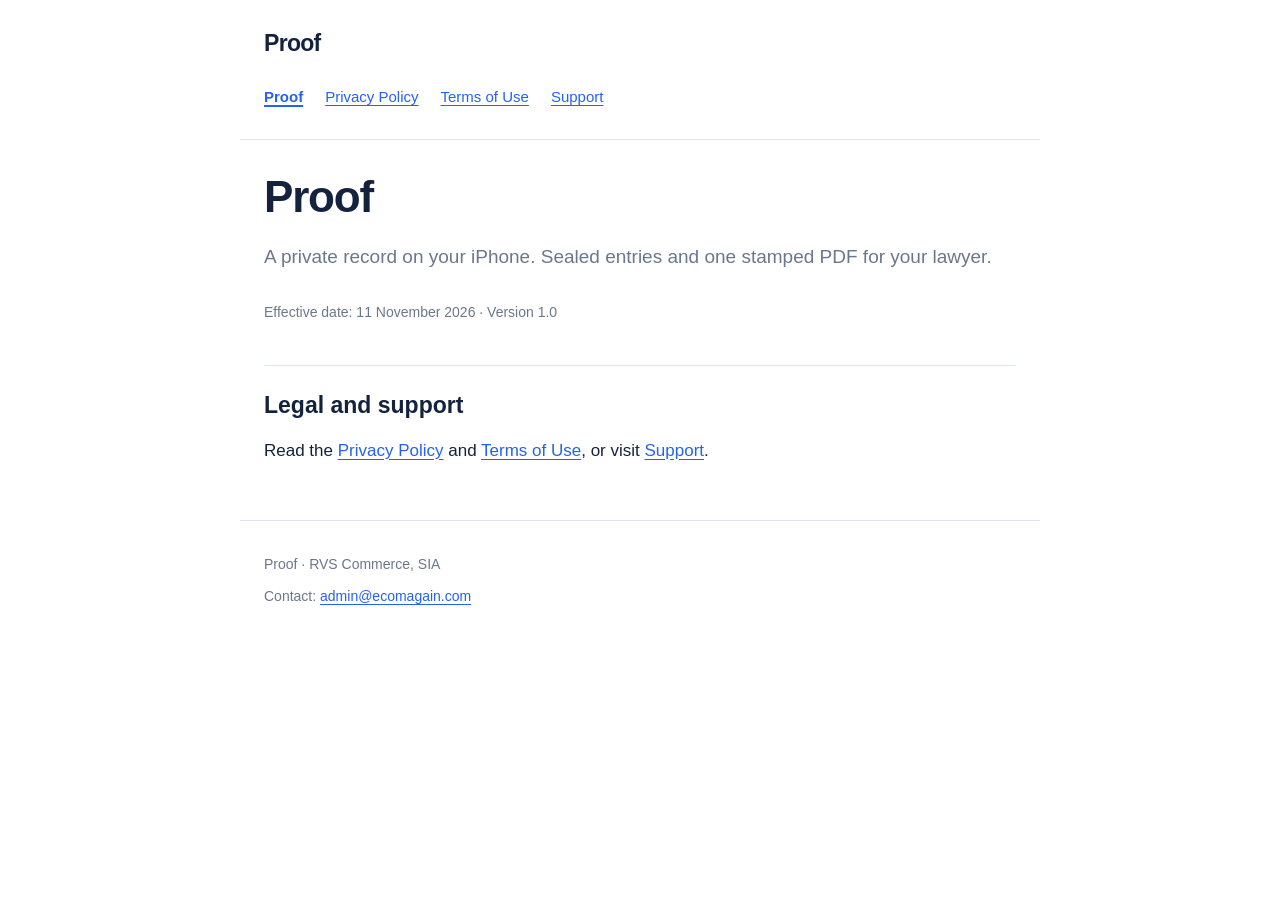
<file: index.html>
<!doctype html>
<html lang="en"><head><meta charset="utf-8"><meta name="viewport" content="width=device-width,initial-scale=1"><meta name="description" content="A private record on your iPhone. Sealed entries and one stamped PDF for your lawyer."><title>Proof | Proof</title><link rel="stylesheet" href="style.css"></head>
<body><a class="skip" href="#main">Skip to content</a><header><div class="brand">Proof</div><nav aria-label="Legal and support"><a href="index.html" aria-current="page">Proof</a><a href="privacy-policy.html">Privacy Policy</a><a href="terms-of-use.html">Terms of Use</a><a href="support.html">Support</a></nav></header><main id="main"><h1>Proof</h1><p class="intro">A private record on your iPhone. Sealed entries and one stamped PDF for your lawyer.</p><p class="meta">Effective date: 11 November 2026 · Version 1.0</p><section aria-labelledby="section-1"><h2 id="section-1">Legal and support</h2><p>Read the <a href="privacy-policy.html">Privacy Policy</a> and <a href="terms-of-use.html">Terms of Use</a>, or visit <a href="support.html">Support</a>.</p></section></main><footer><p>Proof · RVS Commerce, SIA</p><p>Contact: <a href="mailto:admin@ecomagain.com">admin@ecomagain.com</a></p></footer></body></html>
</file>
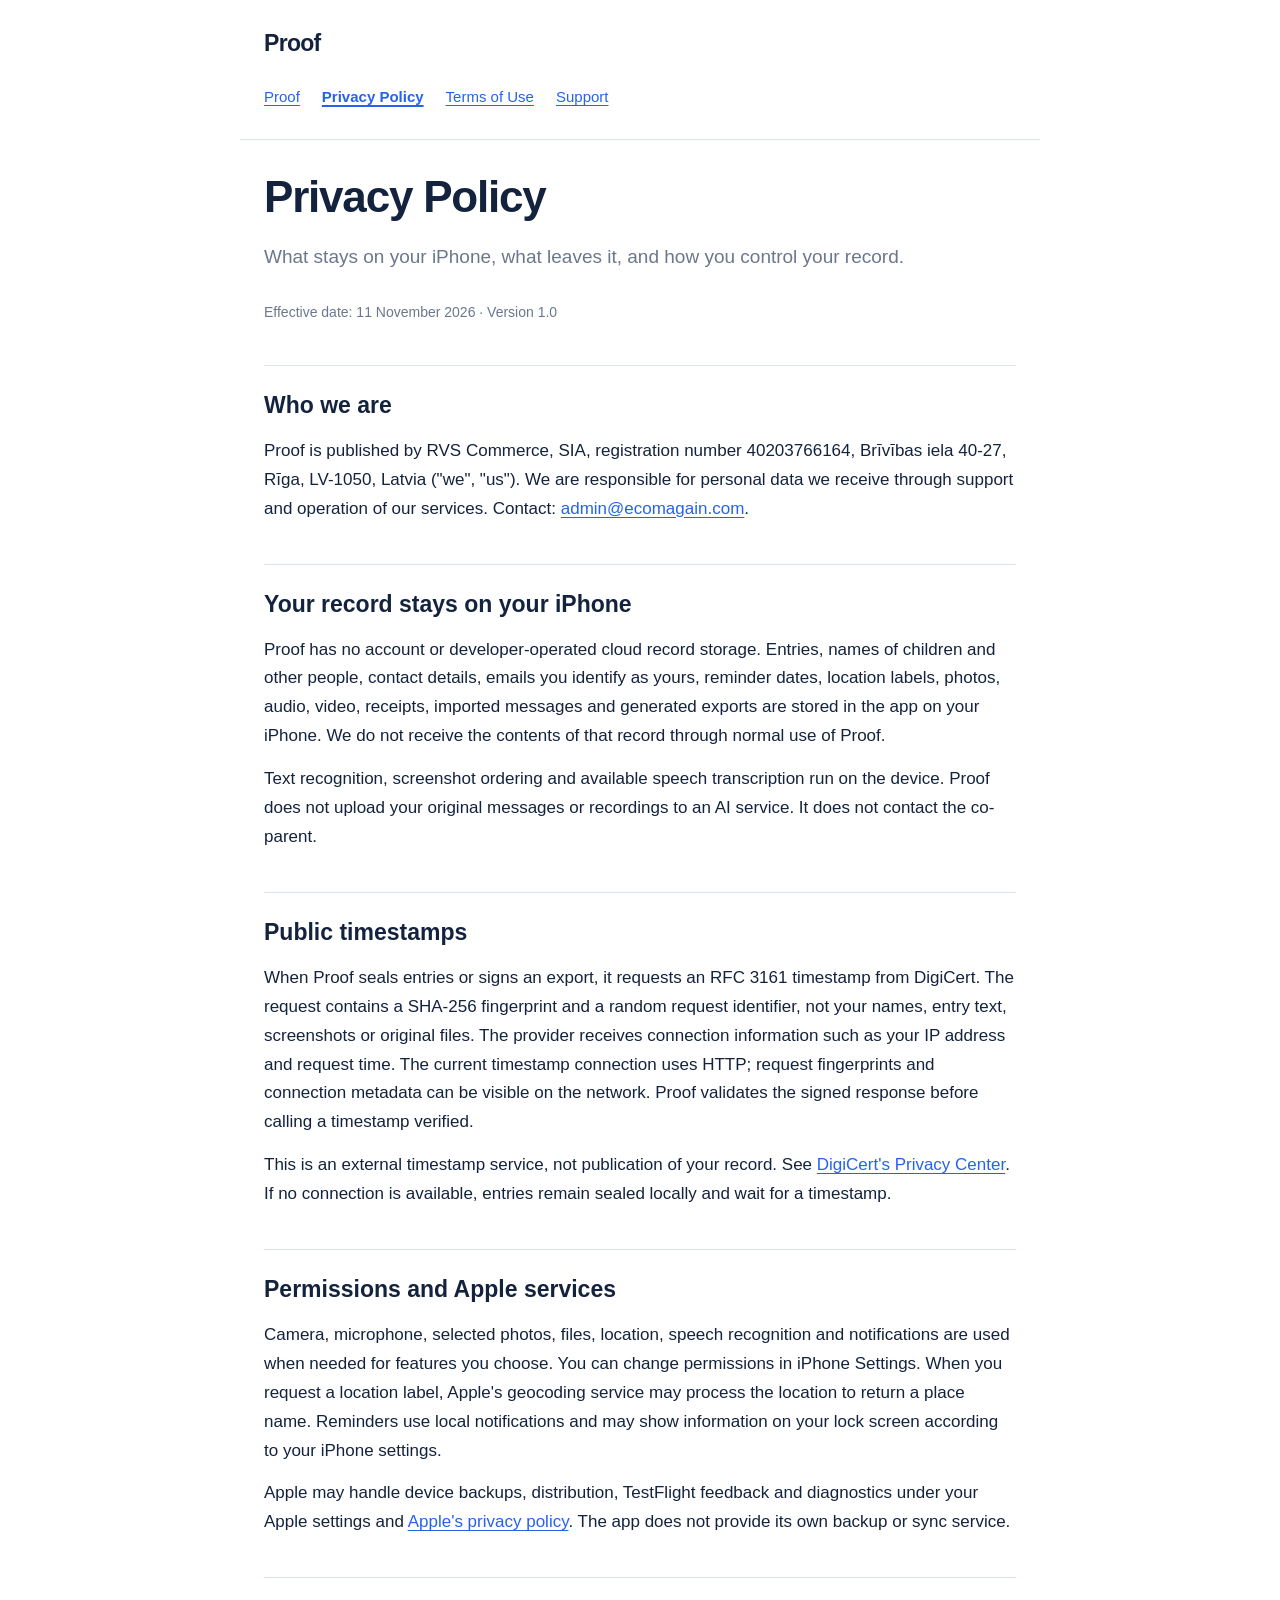
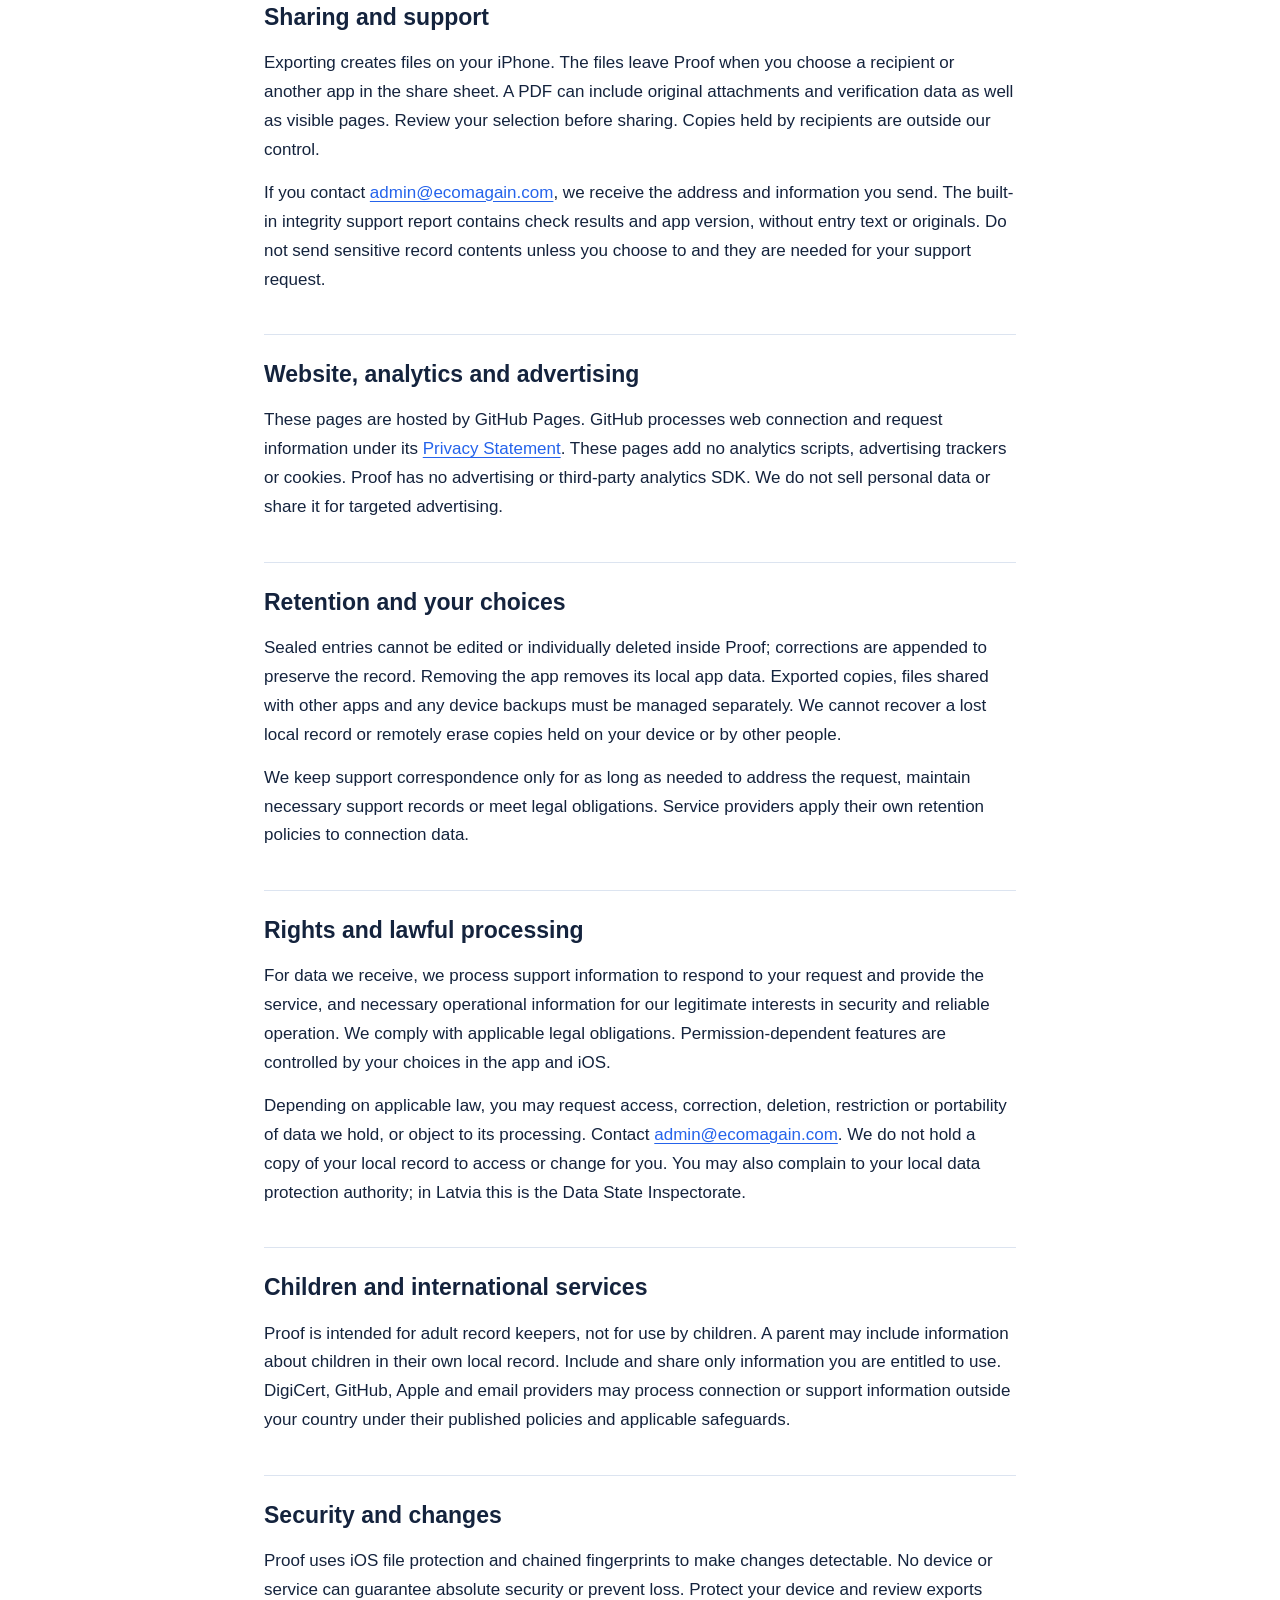
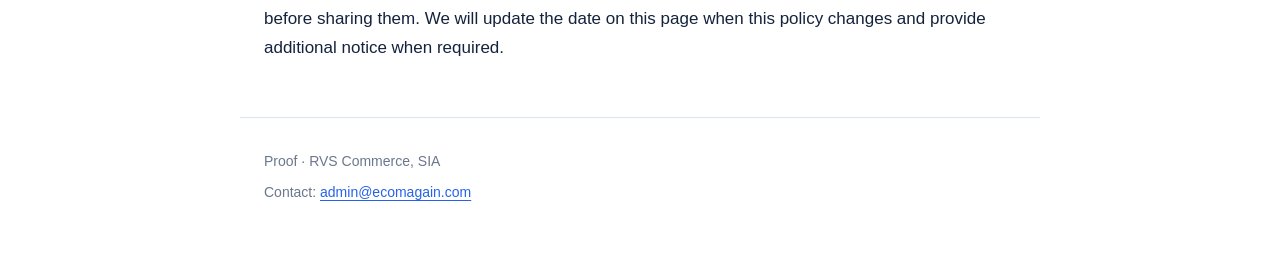
<file: privacy-policy.html>
<!doctype html>
<html lang="en"><head><meta charset="utf-8"><meta name="viewport" content="width=device-width,initial-scale=1"><meta name="description" content="What stays on your iPhone, what leaves it, and how you control your record."><title>Privacy Policy | Proof</title><link rel="stylesheet" href="style.css"></head>
<body><a class="skip" href="#main">Skip to content</a><header><div class="brand">Proof</div><nav aria-label="Legal and support"><a href="index.html">Proof</a><a href="privacy-policy.html" aria-current="page">Privacy Policy</a><a href="terms-of-use.html">Terms of Use</a><a href="support.html">Support</a></nav></header><main id="main"><h1>Privacy Policy</h1><p class="intro">What stays on your iPhone, what leaves it, and how you control your record.</p><p class="meta">Effective date: 11 November 2026 · Version 1.0</p><section aria-labelledby="section-1"><h2 id="section-1">Who we are</h2><p>Proof is published by RVS Commerce, SIA, registration number 40203766164, Brīvības iela 40-27, Rīga, LV-1050, Latvia ("we", "us"). We are responsible for personal data we receive through support and operation of our services. Contact: <a href="mailto:admin@ecomagain.com">admin@ecomagain.com</a>.</p></section><section aria-labelledby="section-2"><h2 id="section-2">Your record stays on your iPhone</h2><p>Proof has no account or developer-operated cloud record storage. Entries, names of children and other people, contact details, emails you identify as yours, reminder dates, location labels, photos, audio, video, receipts, imported messages and generated exports are stored in the app on your iPhone. We do not receive the contents of that record through normal use of Proof.</p><p>Text recognition, screenshot ordering and available speech transcription run on the device. Proof does not upload your original messages or recordings to an AI service. It does not contact the co-parent.</p></section><section aria-labelledby="section-3"><h2 id="section-3">Public timestamps</h2><p>When Proof seals entries or signs an export, it requests an RFC 3161 timestamp from DigiCert. The request contains a SHA-256 fingerprint and a random request identifier, not your names, entry text, screenshots or original files. The provider receives connection information such as your IP address and request time. The current timestamp connection uses HTTP; request fingerprints and connection metadata can be visible on the network. Proof validates the signed response before calling a timestamp verified.</p><p>This is an external timestamp service, not publication of your record. See <a href="https://privacy.digicert.com/">DigiCert's Privacy Center</a>. If no connection is available, entries remain sealed locally and wait for a timestamp.</p></section><section aria-labelledby="section-4"><h2 id="section-4">Permissions and Apple services</h2><p>Camera, microphone, selected photos, files, location, speech recognition and notifications are used when needed for features you choose. You can change permissions in iPhone Settings. When you request a location label, Apple's geocoding service may process the location to return a place name. Reminders use local notifications and may show information on your lock screen according to your iPhone settings.</p><p>Apple may handle device backups, distribution, TestFlight feedback and diagnostics under your Apple settings and <a href="https://www.apple.com/legal/privacy/">Apple's privacy policy</a>. The app does not provide its own backup or sync service.</p></section><section aria-labelledby="section-5"><h2 id="section-5">Sharing and support</h2><p>Exporting creates files on your iPhone. The files leave Proof when you choose a recipient or another app in the share sheet. A PDF can include original attachments and verification data as well as visible pages. Review your selection before sharing. Copies held by recipients are outside our control.</p><p>If you contact <a href="mailto:admin@ecomagain.com">admin@ecomagain.com</a>, we receive the address and information you send. The built-in integrity support report contains check results and app version, without entry text or originals. Do not send sensitive record contents unless you choose to and they are needed for your support request.</p></section><section aria-labelledby="section-6"><h2 id="section-6">Website, analytics and advertising</h2><p>These pages are hosted by GitHub Pages. GitHub processes web connection and request information under its <a href="https://docs.github.com/en/site-policy/privacy-policies/github-general-privacy-statement">Privacy Statement</a>. These pages add no analytics scripts, advertising trackers or cookies. Proof has no advertising or third-party analytics SDK. We do not sell personal data or share it for targeted advertising.</p></section><section aria-labelledby="section-7"><h2 id="section-7">Retention and your choices</h2><p>Sealed entries cannot be edited or individually deleted inside Proof; corrections are appended to preserve the record. Removing the app removes its local app data. Exported copies, files shared with other apps and any device backups must be managed separately. We cannot recover a lost local record or remotely erase copies held on your device or by other people.</p><p>We keep support correspondence only for as long as needed to address the request, maintain necessary support records or meet legal obligations. Service providers apply their own retention policies to connection data.</p></section><section aria-labelledby="section-8"><h2 id="section-8">Rights and lawful processing</h2><p>For data we receive, we process support information to respond to your request and provide the service, and necessary operational information for our legitimate interests in security and reliable operation. We comply with applicable legal obligations. Permission-dependent features are controlled by your choices in the app and iOS.</p><p>Depending on applicable law, you may request access, correction, deletion, restriction or portability of data we hold, or object to its processing. Contact <a href="mailto:admin@ecomagain.com">admin@ecomagain.com</a>. We do not hold a copy of your local record to access or change for you. You may also complain to your local data protection authority; in Latvia this is the Data State Inspectorate.</p></section><section aria-labelledby="section-9"><h2 id="section-9">Children and international services</h2><p>Proof is intended for adult record keepers, not for use by children. A parent may include information about children in their own local record. Include and share only information you are entitled to use. DigiCert, GitHub, Apple and email providers may process connection or support information outside your country under their published policies and applicable safeguards.</p></section><section aria-labelledby="section-10"><h2 id="section-10">Security and changes</h2><p>Proof uses iOS file protection and chained fingerprints to make changes detectable. No device or service can guarantee absolute security or prevent loss. Protect your device and review exports before sharing them. We will update the date on this page when this policy changes and provide additional notice when required.</p></section></main><footer><p>Proof · RVS Commerce, SIA</p><p>Contact: <a href="mailto:admin@ecomagain.com">admin@ecomagain.com</a></p></footer></body></html>
</file>
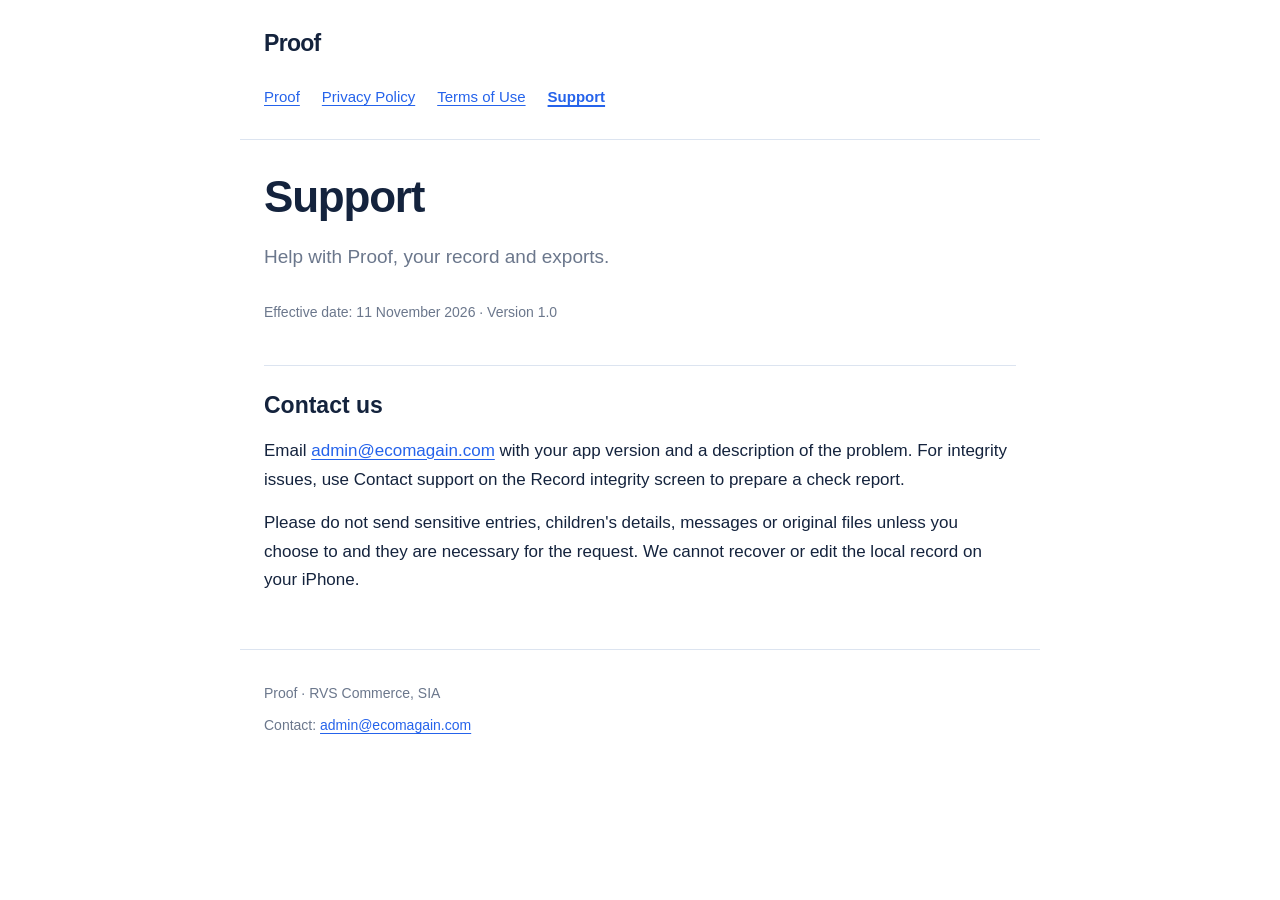
<file: support.html>
<!doctype html>
<html lang="en"><head><meta charset="utf-8"><meta name="viewport" content="width=device-width,initial-scale=1"><meta name="description" content="Help with Proof, your record and exports."><title>Support | Proof</title><link rel="stylesheet" href="style.css"></head>
<body><a class="skip" href="#main">Skip to content</a><header><div class="brand">Proof</div><nav aria-label="Legal and support"><a href="index.html">Proof</a><a href="privacy-policy.html">Privacy Policy</a><a href="terms-of-use.html">Terms of Use</a><a href="support.html" aria-current="page">Support</a></nav></header><main id="main"><h1>Support</h1><p class="intro">Help with Proof, your record and exports.</p><p class="meta">Effective date: 11 November 2026 · Version 1.0</p><section aria-labelledby="section-1"><h2 id="section-1">Contact us</h2><p>Email <a href="mailto:admin@ecomagain.com">admin@ecomagain.com</a> with your app version and a description of the problem. For integrity issues, use Contact support on the Record integrity screen to prepare a check report.</p><p>Please do not send sensitive entries, children's details, messages or original files unless you choose to and they are necessary for the request. We cannot recover or edit the local record on your iPhone.</p></section></main><footer><p>Proof · RVS Commerce, SIA</p><p>Contact: <a href="mailto:admin@ecomagain.com">admin@ecomagain.com</a></p></footer></body></html>
</file>
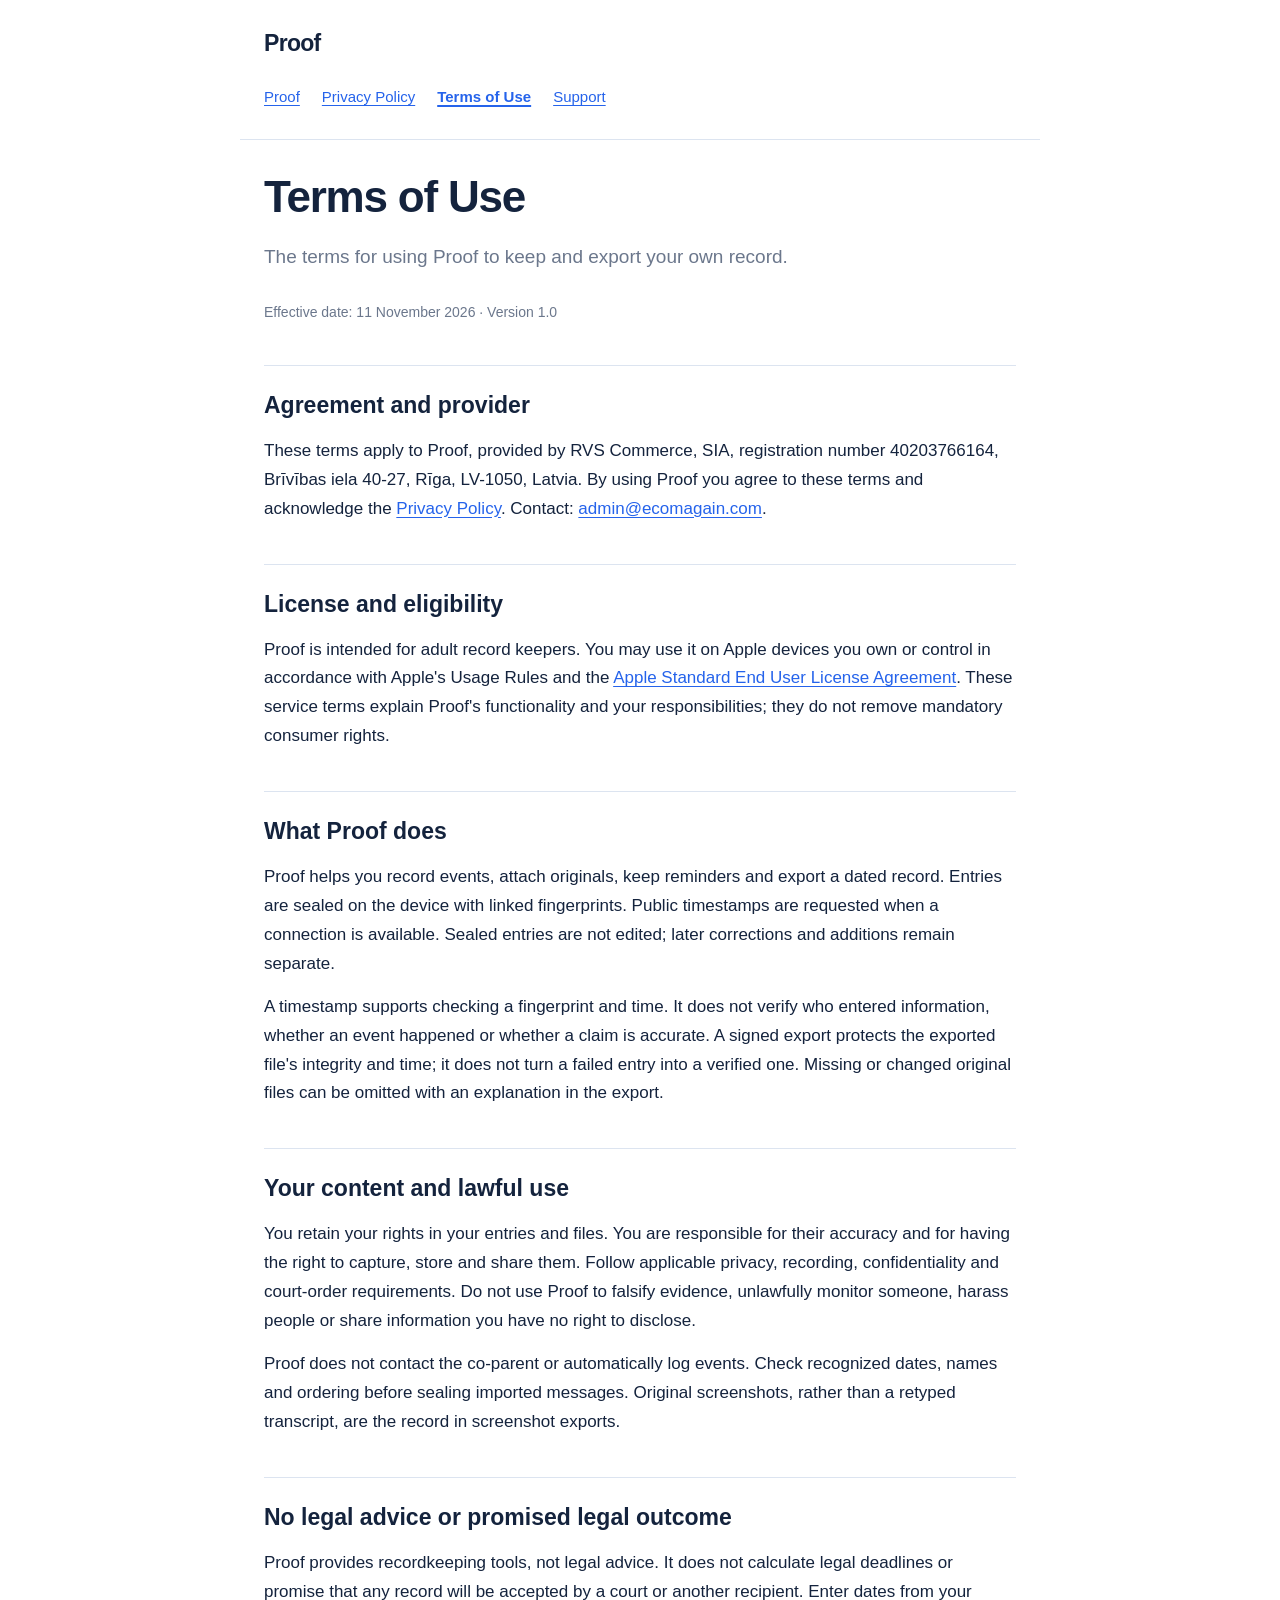
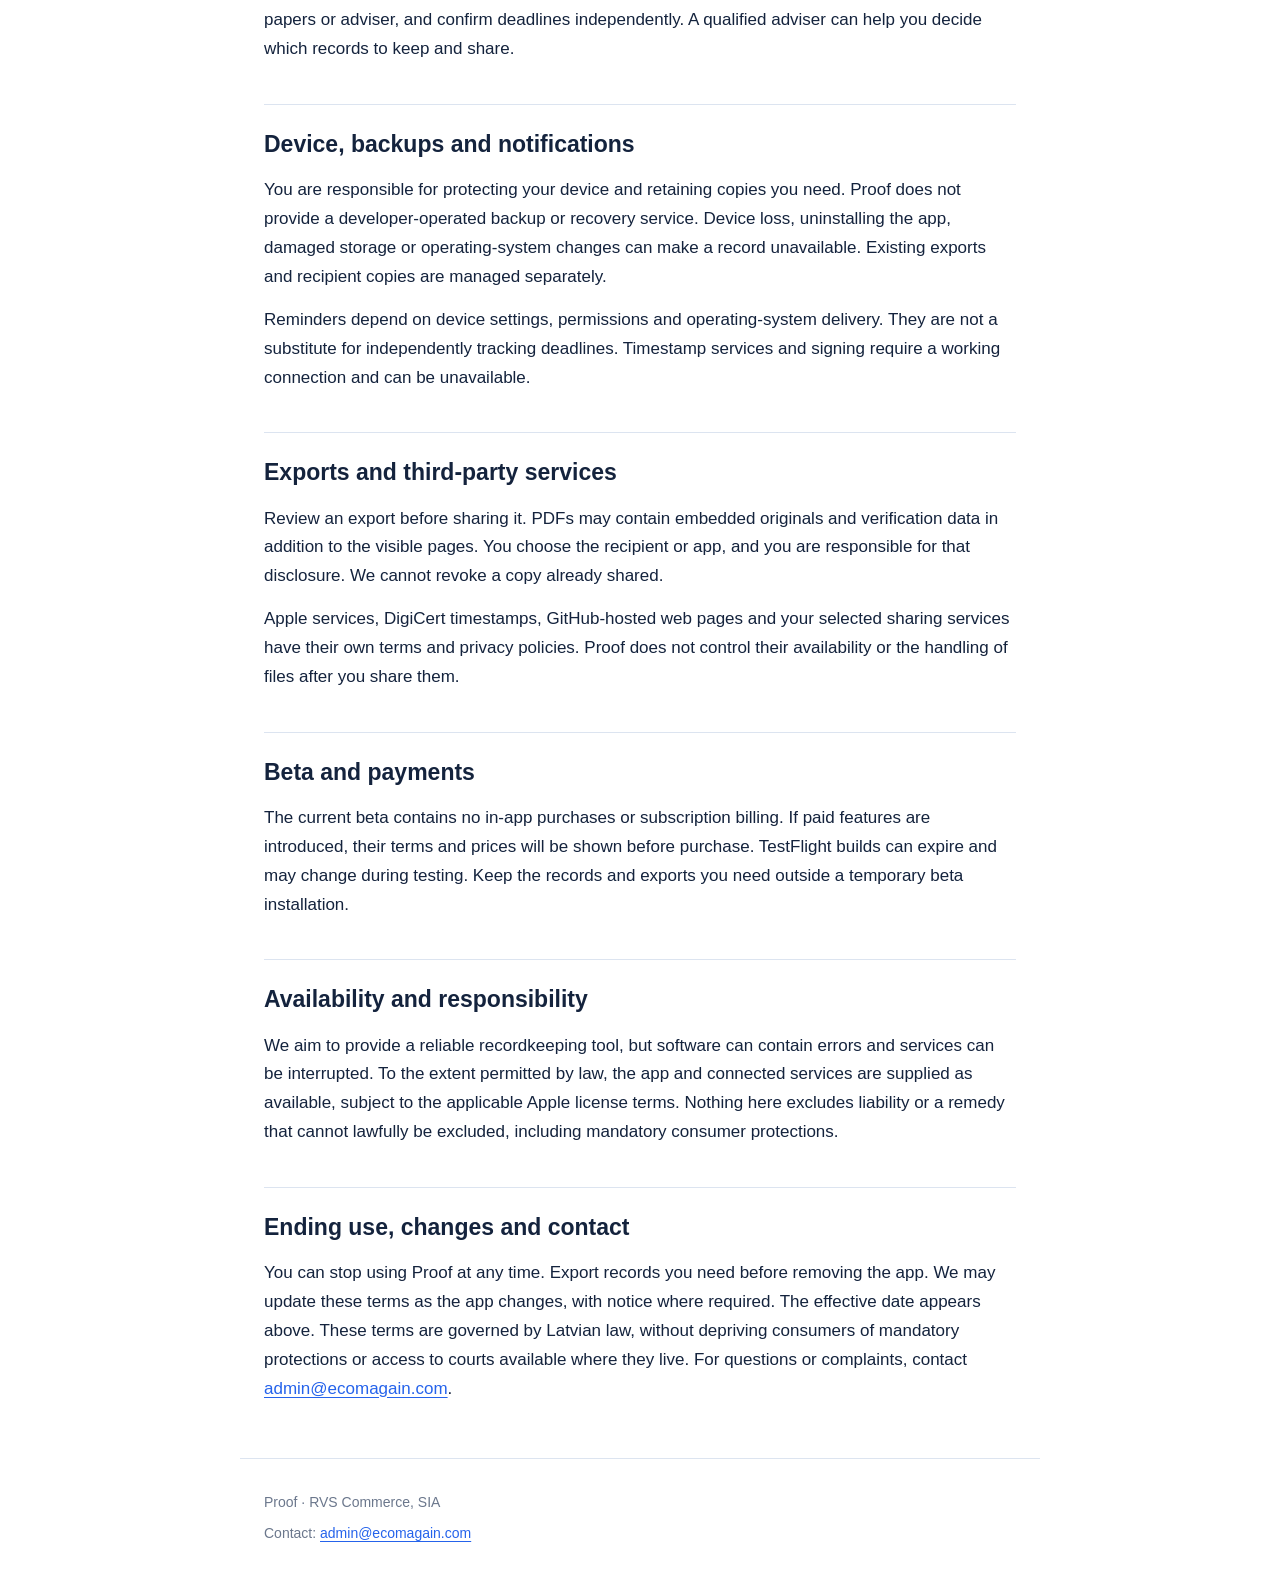
<file: terms-of-use.html>
<!doctype html>
<html lang="en"><head><meta charset="utf-8"><meta name="viewport" content="width=device-width,initial-scale=1"><meta name="description" content="The terms for using Proof to keep and export your own record."><title>Terms of Use | Proof</title><link rel="stylesheet" href="style.css"></head>
<body><a class="skip" href="#main">Skip to content</a><header><div class="brand">Proof</div><nav aria-label="Legal and support"><a href="index.html">Proof</a><a href="privacy-policy.html">Privacy Policy</a><a href="terms-of-use.html" aria-current="page">Terms of Use</a><a href="support.html">Support</a></nav></header><main id="main"><h1>Terms of Use</h1><p class="intro">The terms for using Proof to keep and export your own record.</p><p class="meta">Effective date: 11 November 2026 · Version 1.0</p><section aria-labelledby="section-1"><h2 id="section-1">Agreement and provider</h2><p>These terms apply to Proof, provided by RVS Commerce, SIA, registration number 40203766164, Brīvības iela 40-27, Rīga, LV-1050, Latvia. By using Proof you agree to these terms and acknowledge the <a href="privacy-policy.html">Privacy Policy</a>. Contact: <a href="mailto:admin@ecomagain.com">admin@ecomagain.com</a>.</p></section><section aria-labelledby="section-2"><h2 id="section-2">License and eligibility</h2><p>Proof is intended for adult record keepers. You may use it on Apple devices you own or control in accordance with Apple's Usage Rules and the <a href="https://www.apple.com/legal/internet-services/itunes/dev/stdeula/">Apple Standard End User License Agreement</a>. These service terms explain Proof's functionality and your responsibilities; they do not remove mandatory consumer rights.</p></section><section aria-labelledby="section-3"><h2 id="section-3">What Proof does</h2><p>Proof helps you record events, attach originals, keep reminders and export a dated record. Entries are sealed on the device with linked fingerprints. Public timestamps are requested when a connection is available. Sealed entries are not edited; later corrections and additions remain separate.</p><p>A timestamp supports checking a fingerprint and time. It does not verify who entered information, whether an event happened or whether a claim is accurate. A signed export protects the exported file's integrity and time; it does not turn a failed entry into a verified one. Missing or changed original files can be omitted with an explanation in the export.</p></section><section aria-labelledby="section-4"><h2 id="section-4">Your content and lawful use</h2><p>You retain your rights in your entries and files. You are responsible for their accuracy and for having the right to capture, store and share them. Follow applicable privacy, recording, confidentiality and court-order requirements. Do not use Proof to falsify evidence, unlawfully monitor someone, harass people or share information you have no right to disclose.</p><p>Proof does not contact the co-parent or automatically log events. Check recognized dates, names and ordering before sealing imported messages. Original screenshots, rather than a retyped transcript, are the record in screenshot exports.</p></section><section aria-labelledby="section-5"><h2 id="section-5">No legal advice or promised legal outcome</h2><p>Proof provides recordkeeping tools, not legal advice. It does not calculate legal deadlines or promise that any record will be accepted by a court or another recipient. Enter dates from your papers or adviser, and confirm deadlines independently. A qualified adviser can help you decide which records to keep and share.</p></section><section aria-labelledby="section-6"><h2 id="section-6">Device, backups and notifications</h2><p>You are responsible for protecting your device and retaining copies you need. Proof does not provide a developer-operated backup or recovery service. Device loss, uninstalling the app, damaged storage or operating-system changes can make a record unavailable. Existing exports and recipient copies are managed separately.</p><p>Reminders depend on device settings, permissions and operating-system delivery. They are not a substitute for independently tracking deadlines. Timestamp services and signing require a working connection and can be unavailable.</p></section><section aria-labelledby="section-7"><h2 id="section-7">Exports and third-party services</h2><p>Review an export before sharing it. PDFs may contain embedded originals and verification data in addition to the visible pages. You choose the recipient or app, and you are responsible for that disclosure. We cannot revoke a copy already shared.</p><p>Apple services, DigiCert timestamps, GitHub-hosted web pages and your selected sharing services have their own terms and privacy policies. Proof does not control their availability or the handling of files after you share them.</p></section><section aria-labelledby="section-8"><h2 id="section-8">Beta and payments</h2><p>The current beta contains no in-app purchases or subscription billing. If paid features are introduced, their terms and prices will be shown before purchase. TestFlight builds can expire and may change during testing. Keep the records and exports you need outside a temporary beta installation.</p></section><section aria-labelledby="section-9"><h2 id="section-9">Availability and responsibility</h2><p>We aim to provide a reliable recordkeeping tool, but software can contain errors and services can be interrupted. To the extent permitted by law, the app and connected services are supplied as available, subject to the applicable Apple license terms. Nothing here excludes liability or a remedy that cannot lawfully be excluded, including mandatory consumer protections.</p></section><section aria-labelledby="section-10"><h2 id="section-10">Ending use, changes and contact</h2><p>You can stop using Proof at any time. Export records you need before removing the app. We may update these terms as the app changes, with notice where required. The effective date appears above. These terms are governed by Latvian law, without depriving consumers of mandatory protections or access to courts available where they live. For questions or complaints, contact <a href="mailto:admin@ecomagain.com">admin@ecomagain.com</a>.</p></section></main><footer><p>Proof · RVS Commerce, SIA</p><p>Contact: <a href="mailto:admin@ecomagain.com">admin@ecomagain.com</a></p></footer></body></html>
</file>
<file: style.css>
:root{color-scheme:light dark;--bg:#fff;--fg:#14233D;--mut:#6B778C;--line:#DCE4F0;--acc:#2563EB;--panel:#EEF3FA}
@media(prefers-color-scheme:dark){:root{--bg:#121214;--fg:#f7f7f7;--mut:#b5b8bd;--line:#383b3e;--acc:#93B4FF;--panel:#1B2940}}
*{box-sizing:border-box}html{scroll-padding-top:24px;-webkit-text-size-adjust:100%}body{margin:0;background:var(--bg);color:var(--fg);font:17px/1.7 -apple-system,BlinkMacSystemFont,"Helvetica Neue",Arial,sans-serif;overflow-wrap:anywhere}
header,main,footer{max-width:800px;margin:auto;padding-left:24px;padding-right:24px}header{padding-top:24px;padding-bottom:20px;border-bottom:1px solid var(--line)}.brand{font-size:23px;font-weight:750;letter-spacing:-.7px}.brand span{color:var(--acc)}nav{display:flex;flex-wrap:wrap;gap:4px 22px;margin-top:12px}nav a{display:inline-flex;align-items:center;min-height:44px;font-size:15px}nav a[aria-current=page]{font-weight:700;text-decoration-thickness:2px}main{padding-top:32px;padding-bottom:40px}h1{font-size:clamp(32px,7vw,44px);line-height:1.15;letter-spacing:-1.2px;margin:0 0 16px}h2{font-size:23px;line-height:1.35;margin:40px 0 16px;padding-top:24px;border-top:1px solid var(--line)}p{margin:14px 0}li{margin:9px 0}ul,ol{padding-left:24px}a{color:var(--acc);text-underline-offset:3px}a:focus-visible,summary:focus-visible{outline:3px solid var(--acc);outline-offset:5px;border-radius:2px}.meta{color:var(--mut);font-size:14px}.intro{font-size:19px;color:var(--mut);margin:18px 0 28px}.summary{padding:18px 22px;background:var(--panel);border-left:3px solid var(--acc);margin:24px 0}.summary p{margin:0}.summary strong{display:block;margin-bottom:6px}details{border:1px solid var(--line);border-radius:12px;padding:14px 20px;margin:28px 0}summary{cursor:pointer;font-weight:650;min-height:30px}details ol{margin-bottom:6px}.table-wrap{overflow-x:auto;border:1px solid var(--line);border-radius:8px}table{border-collapse:collapse;width:100%;font-size:15px}caption{text-align:left;padding:12px;font-weight:600}th,td{padding:12px;text-align:left;vertical-align:top;border-bottom:1px solid var(--line)}th{background:var(--panel)}tr:last-child td{border-bottom:0}footer{padding-top:24px;padding-bottom:40px;border-top:1px solid var(--line);font-size:14px;color:var(--mut)}footer p{margin:8px 0}.contact{display:inline-flex;align-items:center;min-height:48px;padding:10px 18px;border-radius:10px;background:var(--acc);color:var(--bg);font-weight:650;text-decoration:none}.skip{position:absolute;top:-100px;left:16px;padding:12px;background:var(--bg);z-index:1}.skip:focus{top:12px}@media(max-width:440px){header,main,footer{padding-left:20px;padding-right:20px}h2{font-size:21px}.summary{padding:16px}th,td{padding:10px;font-size:14px}}@media print{header,footer,.skip,details{display:none}body{font-size:11pt;color:#000;background:#fff}main{max-width:none}a{color:inherit}.table-wrap{overflow:visible}h2{break-after:avoid}}
</file>
